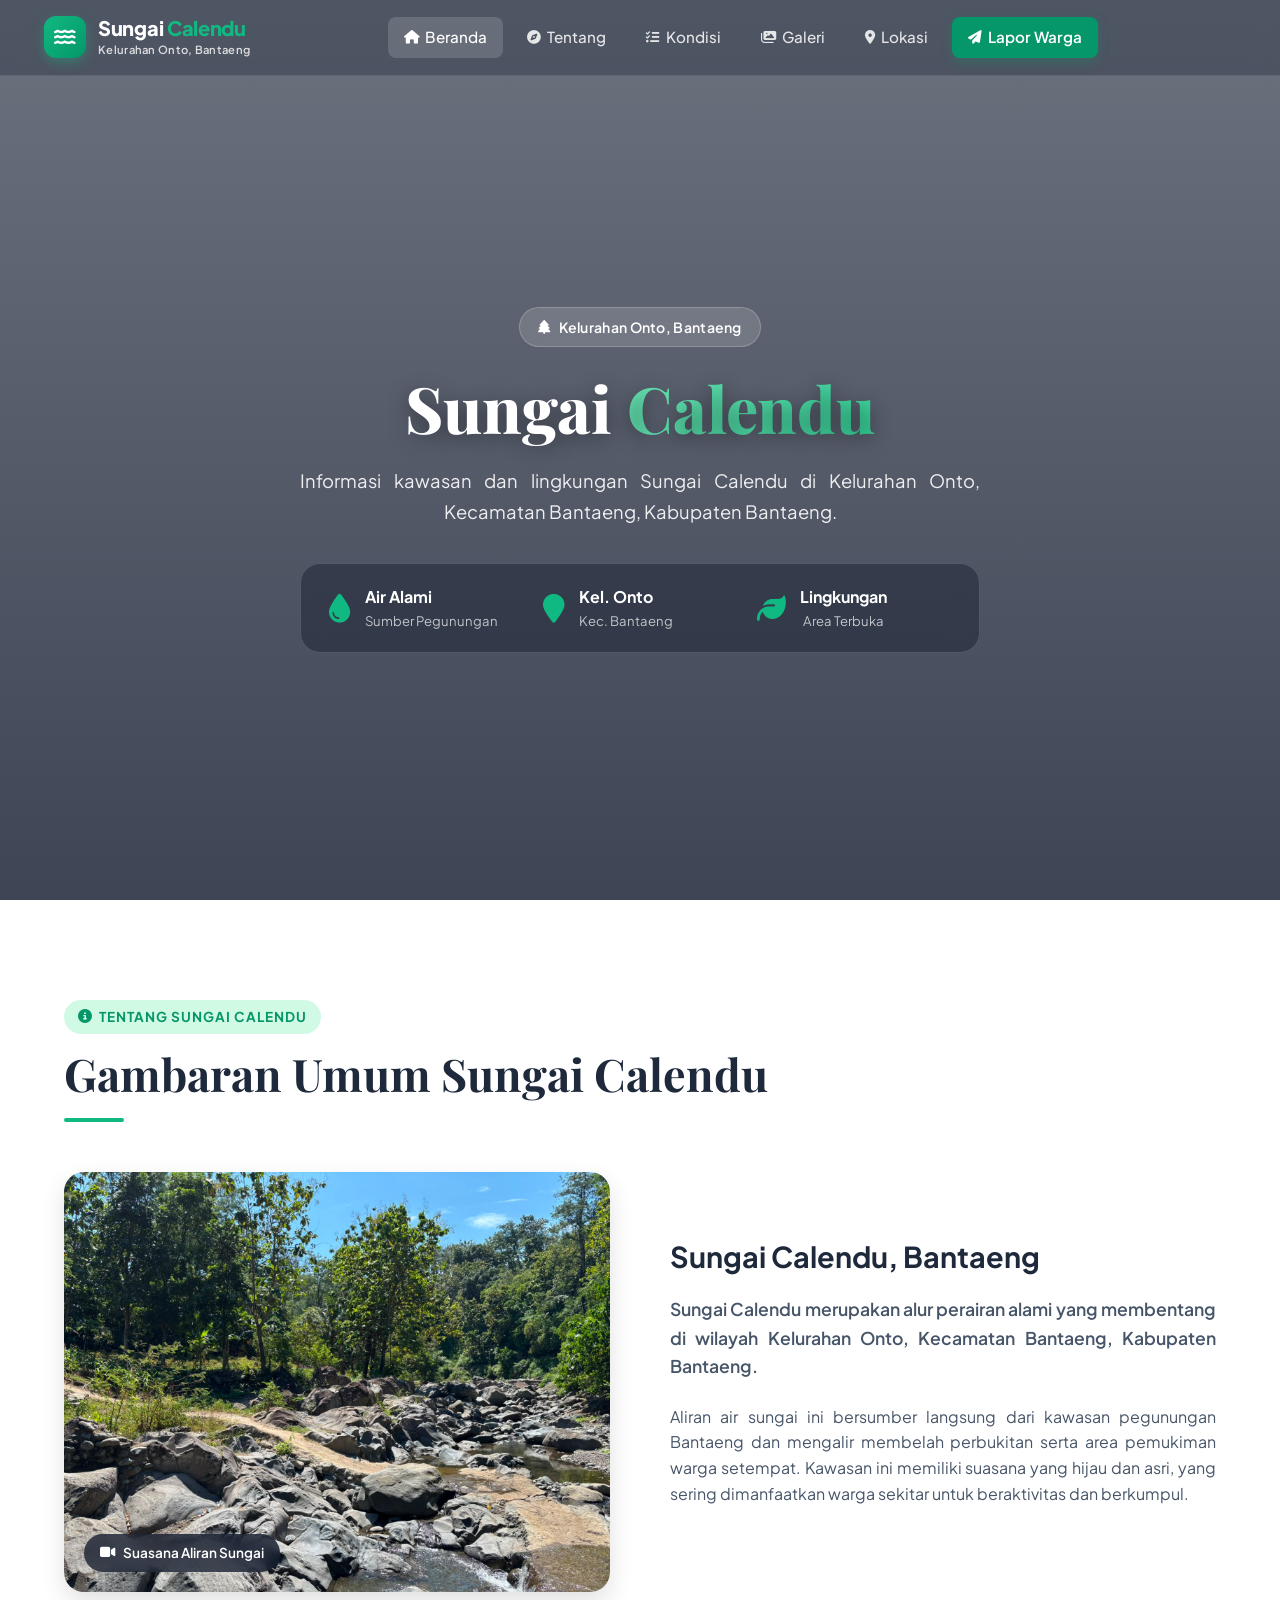
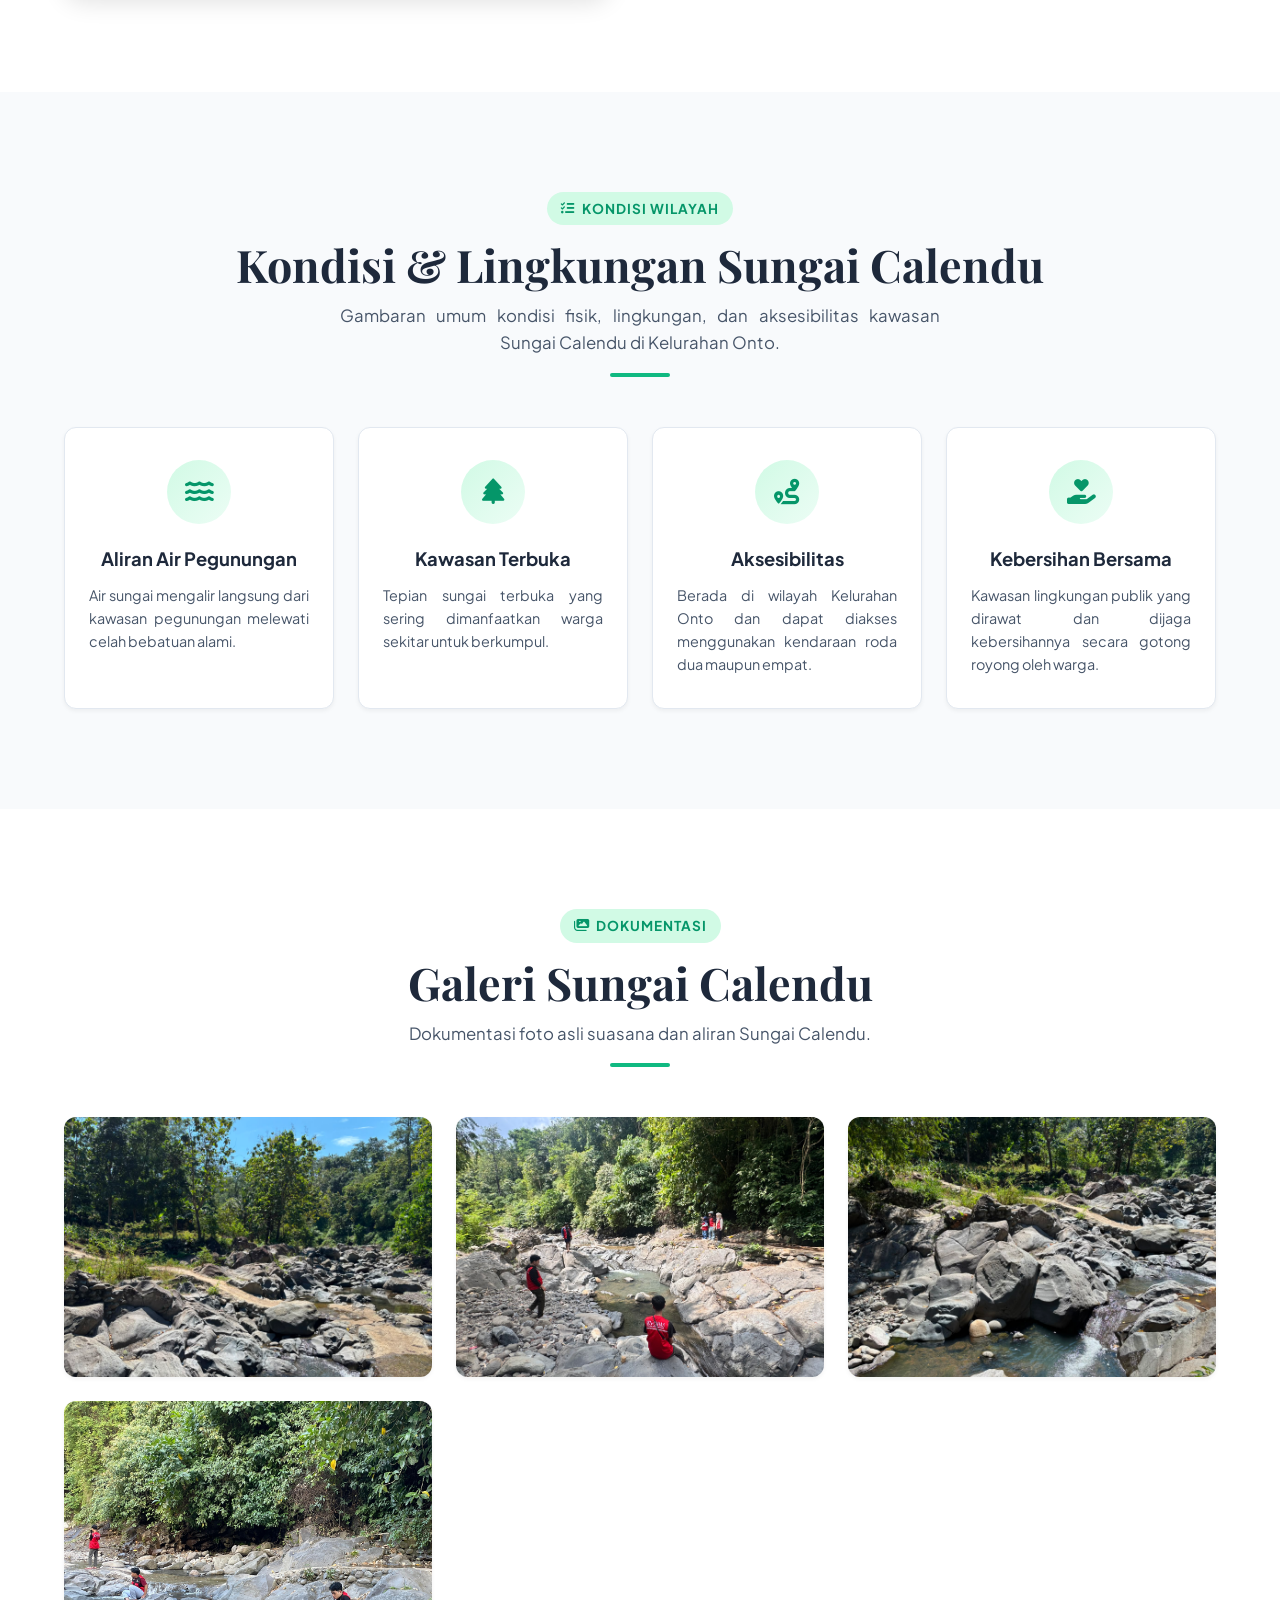
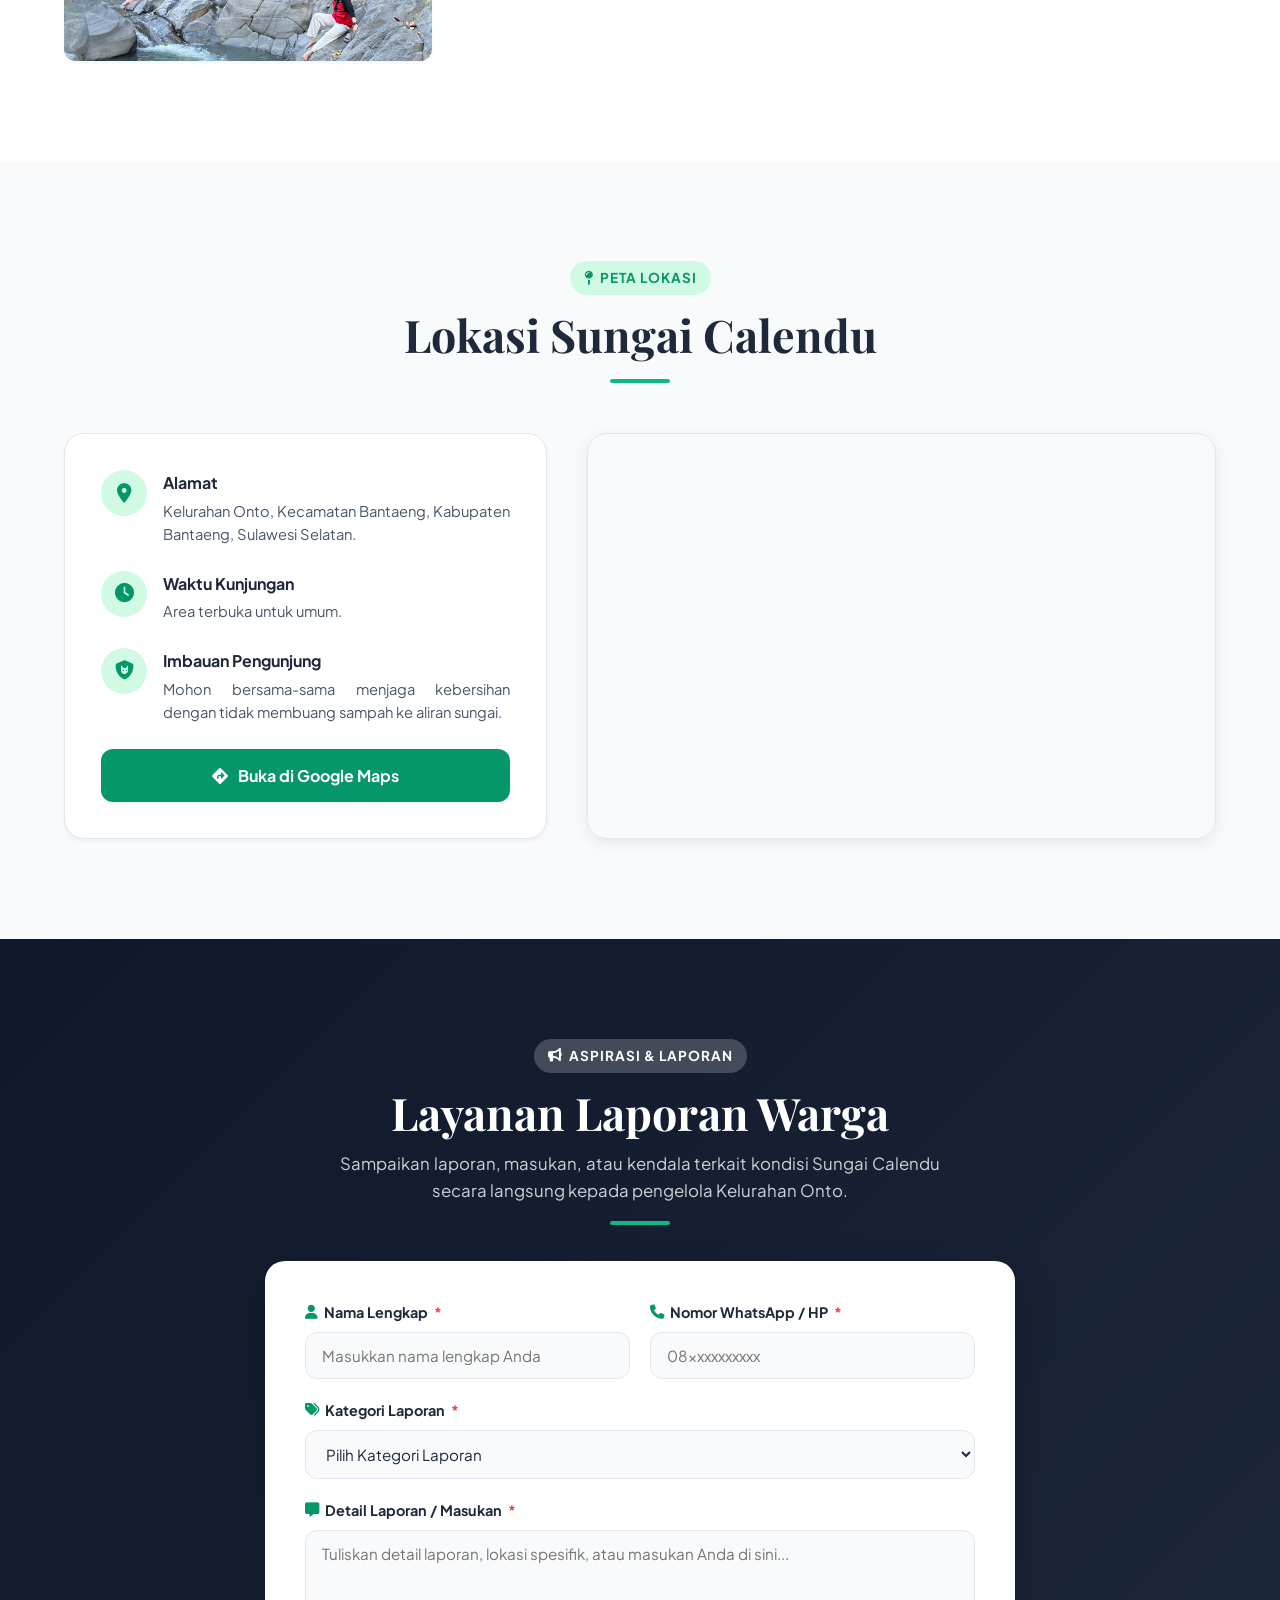
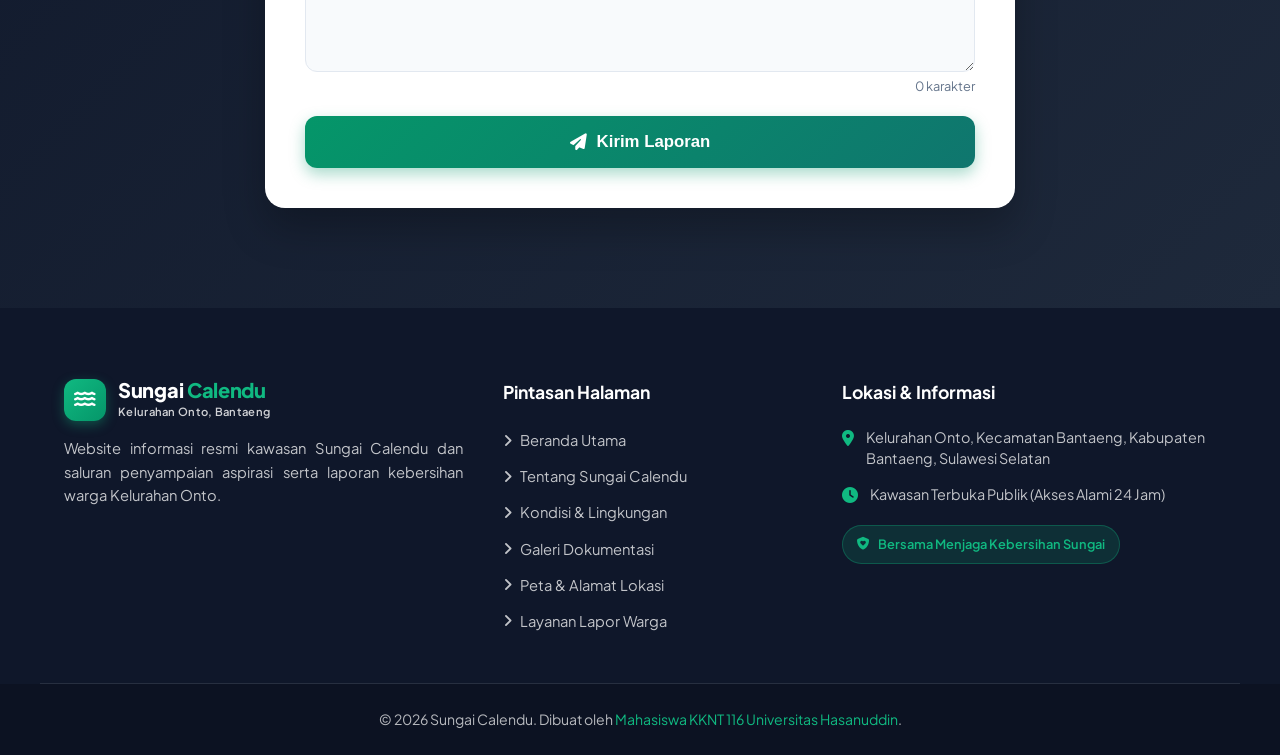
<file: index.html>
<!DOCTYPE html>
<html lang="id">
<head>
    <meta charset="UTF-8">
    <meta name="viewport" content="width=device-width, initial-scale=1.0">
    <title>Sungai Calendu | Kelurahan Onto, Bantaeng</title>
    <meta name="description" content="Informasi resmi dan saluran aspirasi laporan warga untuk kawasan Sungai Calendu, Kelurahan Onto, Kecamatan Bantaeng, Kabupaten Bantaeng.">

    <!-- Google Fonts -->
    <link rel="preconnect" href="https://fonts.googleapis.com">
    <link rel="preconnect" href="https://fonts.gstatic.com" crossorigin>
    <link href="https://fonts.googleapis.com/css2?family=Plus+Jakarta+Sans:wght@300;400;500;600;700;800&family=Playfair+Display:wght@600;700;800&display=swap" rel="stylesheet">
    
    <!-- FontAwesome Icons -->
    <link rel="stylesheet" href="https://cdnjs.cloudflare.com/ajax/libs/font-awesome/6.5.1/css/all.min.css">
    
    <!-- File CSS -->
    <link rel="stylesheet" href="style.css">
</head>
<body>

    <!-- Top Announcement Bar (Dynamic from Admin) -->
    <div id="announcement-bar" class="announcement-bar hidden">
        <div class="container announcement-content">
            <span class="announcement-tag"><i class="fa-solid fa-bullhorn"></i> Pengumuman</span>
            <span id="announcement-text" class="announcement-text"></span>
            <button id="close-announcement" class="close-announcement" aria-label="Tutup Pengumuman">&times;</button>
        </div>
    </div>

    <!-- Navigation Header -->
    <header class="navbar-header" id="navbar-header">
        <div class="nav-container">
            <a href="#beranda" class="logo">
                <div class="logo-icon"><i class="fa-solid fa-water"></i></div>
                <div class="logo-wrapper">
                    <span class="logo-text">Sungai <span>Calendu</span></span>
                    <span class="logo-subtext">Kelurahan Onto, Bantaeng</span>
                </div>
            </a>
            
            <nav class="nav-menu" id="nav-menu">
                <ul class="nav-links">
                    <li><a href="#beranda" class="nav-link active"><i class="fa-solid fa-house"></i> Beranda</a></li>
                    <li><a href="#tentang" class="nav-link"><i class="fa-solid fa-compass"></i> Tentang</a></li>
                    <li><a href="#kondisi" class="nav-link"><i class="fa-solid fa-list-check"></i> Kondisi</a></li>
                    <li><a href="#galeri" class="nav-link"><i class="fa-solid fa-images"></i> Galeri</a></li>
                    <li><a href="#lokasi" class="nav-link"><i class="fa-solid fa-location-dot"></i> Lokasi</a></li>
                    <li><a href="#laporan" class="nav-link btn-nav-lapor"><i class="fa-solid fa-paper-plane"></i> Lapor Warga</a></li>
                </ul>
            </nav>

            <div class="nav-actions">
                <button class="mobile-toggle" id="mobile-toggle" aria-label="Menu Navigasi">
                    <i class="fa-solid fa-bars"></i>
                </button>
            </div>
        </div>
    </header>

    <!-- Hero Section -->
    <section id="beranda" class="hero">
        <!-- Video Background -->
        <video autoplay loop muted playsinline class="video-bg">
            <source src="assets/images/hero-video.mp4" type="video/mp4">
        </video>
        
        <!-- Overlay Dark Gradient -->
        <div class="hero-overlay"></div>

        <div class="hero-content">
            <div class="hero-badge">
                <i class="fa-solid fa-tree"></i> Kelurahan Onto, Bantaeng
            </div>
            <h1>Sungai <span class="highlight-text">Calendu</span></h1>
            <p>Informasi kawasan dan lingkungan Sungai Calendu di Kelurahan Onto, Kecamatan Bantaeng, Kabupaten Bantaeng.</p>

            <!-- Quick Stat Highlights -->
            <div class="hero-stats">
                <div class="stat-item">
                    <i class="fa-solid fa-droplet"></i>
                    <div class="stat-info">
                        <h4>Air Alami</h4>
                        <p>Sumber Pegunungan</p>
                    </div>
                </div>
                <div class="stat-item">
                    <i class="fa-solid fa-location-pin"></i>
                    <div class="stat-info">
                        <h4>Kel. Onto</h4>
                        <p>Kec. Bantaeng</p>
                    </div>
                </div>
                <div class="stat-item">
                    <i class="fa-solid fa-leaf"></i>
                    <div class="stat-info">
                        <h4>Lingkungan</h4>
                        <p>Area Terbuka</p>
                    </div>
                </div>
            </div>
        </div>
    </section>

    <!-- Section Tentang -->
    <section id="tentang" class="section tentang-section">
        <div class="container">
            <div class="section-header">
                <span class="section-tag"><i class="fa-solid fa-circle-info"></i> Tentang Sungai Calendu</span>
                <h2 class="section-title">Gambaran Umum Sungai Calendu</h2>
                <div class="section-divider"></div>
            </div>

            <div class="tentang-grid">
                <div class="tentang-video-wrapper">
                    <video class="tentang-video" autoplay loop muted playsinline poster="assets/images/galeri1.jpg">
                        <source src="assets/images/tentang-sungai.mp4" type="video/mp4">
                    </video>
                    <div class="video-badge"><i class="fa-solid fa-video"></i> Suasana Aliran Sungai</div>
                </div>

                <div class="tentang-info">
                    <h3>Sungai Calendu, Bantaeng</h3>
                    <p class="lead-text">Sungai Calendu merupakan alur perairan alami yang membentang di wilayah Kelurahan Onto, Kecamatan Bantaeng, Kabupaten Bantaeng.</p>
                    <p>Aliran air sungai ini bersumber langsung dari kawasan pegunungan Bantaeng dan mengalir membelah perbukitan serta area pemukiman warga setempat. Kawasan ini memiliki suasana yang hijau dan asri, yang sering dimanfaatkan warga sekitar untuk beraktivitas dan berkumpul.</p>
                </div>
            </div>
        </div>
    </section>

    <!-- Section Kondisi -->
    <section id="kondisi" class="section fasilitas-section">
        <div class="container">
            <div class="section-header text-center">
                <span class="section-tag"><i class="fa-solid fa-list-check"></i> Kondisi Wilayah</span>
                <h2 class="section-title">Kondisi & Lingkungan Sungai Calendu</h2>
                <p class="section-subtitle">Gambaran umum kondisi fisik, lingkungan, dan aksesibilitas kawasan Sungai Calendu di Kelurahan Onto.</p>
                <div class="section-divider center"></div>
            </div>

            <div class="fasilitas-cards">
                <div class="fasilitas-card">
                    <div class="card-icon"><i class="fa-solid fa-water"></i></div>
                    <h3>Aliran Air Pegunungan</h3>
                    <p>Air sungai mengalir langsung dari kawasan pegunungan melewati celah bebatuan alami.</p>
                </div>
                <div class="fasilitas-card">
                    <div class="card-icon"><i class="fa-solid fa-tree"></i></div>
                    <h3>Kawasan Terbuka</h3>
                    <p>Tepian sungai terbuka yang sering dimanfaatkan warga sekitar untuk berkumpul.</p>
                </div>
                <div class="fasilitas-card">
                    <div class="card-icon"><i class="fa-solid fa-route"></i></div>
                    <h3>Aksesibilitas</h3>
                    <p>Berada di wilayah Kelurahan Onto dan dapat diakses menggunakan kendaraan roda dua maupun empat.</p>
                </div>
                <div class="fasilitas-card">
                    <div class="card-icon"><i class="fa-solid fa-hand-holding-heart"></i></div>
                    <h3>Kebersihan Bersama</h3>
                    <p>Kawasan lingkungan publik yang dirawat dan dijaga kebersihannya secara gotong royong oleh warga.</p>
                </div>
            </div>
        </div>
    </section>

    <!-- Section Galeri Pesona -->
    <section id="galeri" class="section galeri-section">
        <div class="container">
            <div class="section-header text-center">
                <span class="section-tag"><i class="fa-solid fa-images"></i> Dokumentasi</span>
                <h2 class="section-title">Galeri Sungai Calendu</h2>
                <p class="section-subtitle">Dokumentasi foto asli suasana dan aliran Sungai Calendu.</p>
                <div class="section-divider center"></div>
            </div>

            <div class="galeri-grid" id="galeri-container">
                <div class="galeri-card" data-src="assets/images/galeri1.jpg">
                    <img src="assets/images/galeri1.jpg" alt="Suasana Alami Sungai Calendu" loading="lazy">
                    <div class="galeri-overlay">
                        <i class="fa-solid fa-magnifying-glass-plus"></i>
                    </div>
                </div>
                <div class="galeri-card" data-src="assets/images/galeri2.jpg">
                    <img src="assets/images/galeri2.jpg" alt="Kejernihan Air Sungai Calendu" loading="lazy">
                    <div class="galeri-overlay">
                        <i class="fa-solid fa-magnifying-glass-plus"></i>
                    </div>
                </div>
                <div class="galeri-card" data-src="assets/images/galeri4.jpg">
                    <img src="assets/images/galeri4.jpg" alt="Aliran & Bebatuan Sungai Calendu" loading="lazy">
                    <div class="galeri-overlay">
                        <i class="fa-solid fa-magnifying-glass-plus"></i>
                    </div>
                </div>
                <div class="galeri-card" data-src="assets/images/galeri6.jpg">
                    <img src="assets/images/galeri6.jpg" alt="Pemandangan Asri Sungai Calendu" loading="lazy">
                    <div class="galeri-overlay">
                        <i class="fa-solid fa-magnifying-glass-plus"></i>
                    </div>
                </div>
            </div>
        </div>
    </section>

    <!-- Lightbox Modal untuk Galeri -->
    <div id="lightbox-modal" class="lightbox-modal">
        <span class="lightbox-close" id="lightbox-close">&times;</span>
        <img class="lightbox-content" id="lightbox-img" alt="Preview Galeri Full">
        <div id="lightbox-caption" class="lightbox-caption"></div>
    </div>

    <!-- Section Lokasi -->
    <section id="lokasi" class="section lokasi-section">
        <div class="container">
            <div class="section-header text-center">
                <span class="section-tag"><i class="fa-solid fa-map-pin"></i> Peta Lokasi</span>
                <h2 class="section-title">Lokasi Sungai Calendu</h2>
                <div class="section-divider center"></div>
            </div>

            <div class="lokasi-grid">
                <div class="lokasi-card-info">
                    <div class="info-item">
                        <div class="info-icon"><i class="fa-solid fa-location-dot"></i></div>
                        <div>
                            <h4>Alamat</h4>
                            <p>Kelurahan Onto, Kecamatan Bantaeng, Kabupaten Bantaeng, Sulawesi Selatan.</p>
                        </div>
                    </div>

                    <div class="info-item">
                        <div class="info-icon"><i class="fa-solid fa-clock"></i></div>
                        <div>
                            <h4>Waktu Kunjungan</h4>
                            <p>Area terbuka untuk umum.</p>
                        </div>
                    </div>

                    <div class="info-item">
                        <div class="info-icon"><i class="fa-solid fa-shield-cat"></i></div>
                        <div>
                            <h4>Imbauan Pengunjung</h4>
                            <p>Mohon bersama-sama menjaga kebersihan dengan tidak membuang sampah ke aliran sungai.</p>
                        </div>
                    </div>

                    <a href="https://maps.google.com/?q=Sungai+Calendu+Bantaeng" target="_blank" class="btn-maps">
                        <i class="fa-solid fa-diamond-turn-right"></i> Buka di Google Maps
                    </a>
                </div>

                <div class="lokasi-map-container">
                    <iframe title="Google Maps Sungai Calendu" src="https://www.google.com/maps/embed?pb=!1m18!1m12!1m3!1d3164.7490686187693!2d119.96092058560387!3d-5.500026466566904!2m3!1f0!2f0!3f0!3m2!1i1024!2i768!4f13.1!3m3!1m2!1s0x2dbeb3002cb5ec47%3A0xc1e4523929e5ecf!2sSungai%20Calendu!5e1!3m2!1sid!2sid!4v1785513860673!5m2!1sid!2sid" allowfullscreen="" loading="lazy" referrerpolicy="strict-origin-when-cross-origin"></iframe>
                </div>
            </div>
        </div>
    </section>

    <!-- Section Laporan Warga -->
    <section id="laporan" class="section laporan-section">
        <div class="container">
            <div class="laporan-wrapper">
                <div class="laporan-header text-center">
                    <span class="section-tag tag-white"><i class="fa-solid fa-bullhorn"></i> Aspirasi & Laporan</span>
                    <h2 class="section-title text-white">Layanan Laporan Warga</h2>
                    <p class="section-subtitle text-white-80">Sampaikan laporan, masukan, atau kendala terkait kondisi Sungai Calendu secara langsung kepada pengelola Kelurahan Onto.</p>
                    <div class="section-divider center"></div>
                </div>

                <div class="form-card">
                    <form id="form-laporan" name="form-laporan" class="laporan-form">
                        <div class="form-row">
                            <div class="input-group">
                                <label for="nama"><i class="fa-solid fa-user"></i> Nama Lengkap <span class="required">*</span></label>
                                <input type="text" id="nama" name="nama" placeholder="Masukkan nama lengkap Anda" required>
                            </div>
                            
                            <div class="input-group">
                                <label for="kontak"><i class="fa-solid fa-phone"></i> Nomor WhatsApp / HP <span class="required">*</span></label>
                                <input type="tel" id="kontak" name="kontak" placeholder="08xxxxxxxxxx" required pattern="^[0-9\+\-\s]{8,16}$" title="Masukkan nomor WhatsApp yang valid (contoh: 08123456789)">
                            </div>
                        </div>

                        <div class="input-group">
                            <label for="kategori"><i class="fa-solid fa-tags"></i> Kategori Laporan <span class="required">*</span></label>
                            <select id="kategori" name="kategori" required>
                                <option value="" disabled selected>Pilih Kategori Laporan</option>
                                <option value="Kebersihan & Sampah">🧹 Kebersihan & Sampah</option>
                                <option value="Saran & Usulan Warga">💡 Saran & Usulan Warga</option>
                                <option value="Lainnya / Umum">❓ Lainnya / Umum</option>
                            </select>
                        </div>

                        <div class="input-group">
                            <label for="pesan"><i class="fa-solid fa-message"></i> Detail Laporan / Masukan <span class="required">*</span></label>
                            <textarea id="pesan" name="pesan" rows="6" placeholder="Tuliskan detail laporan, lokasi spesifik, atau masukan Anda di sini..." required></textarea>
                            <div class="char-count"><span id="char-counter">0</span> karakter</div>
                        </div>

                        <button type="submit" class="btn-submit">
                            <i class="fa-solid fa-paper-plane"></i> <span id="btn-submit-text">Kirim Laporan</span>
                        </button>
                    </form>

                    <div id="pesan-sukses" class="alert-box alert-success hidden">
                        <i class="fa-solid fa-circle-check"></i>
                        <div>
                            <h4>Laporan Berhasil Terkirim!</h4>
                            <p>Terima kasih atas laporan Anda. Data telah diterima oleh pengelola Kelurahan Onto.</p>
                        </div>
                    </div>

                    <div id="pesan-gagal" class="alert-box alert-error hidden">
                        <i class="fa-solid fa-circle-xmark"></i>
                        <div>
                            <h4>Pengiriman Gagal!</h4>
                            <p>Terjadi kesalahan koneksi. Silakan periksa jaringan Anda dan coba kembali.</p>
                        </div>
                    </div>
                </div>
            </div>
        </div>
    </section>

    <!-- Footer -->
    <footer class="footer">
        <div class="container footer-content">
            <div class="footer-brand">
                <div class="logo">
                    <div class="logo-icon"><i class="fa-solid fa-water"></i></div>
                    <div class="logo-wrapper">
                        <span class="logo-text text-white">Sungai <span>Calendu</span></span>
                        <span class="logo-subtext">Kelurahan Onto, Bantaeng</span>
                    </div>
                </div>
                <p>Website informasi resmi kawasan Sungai Calendu dan saluran penyampaian aspirasi serta laporan kebersihan warga Kelurahan Onto.</p>
            </div>

            <div class="footer-links">
                <h4>Pintasan Halaman</h4>
                <ul>
                    <li><a href="#beranda"><i class="fa-solid fa-angle-right"></i> Beranda Utama</a></li>
                    <li><a href="#tentang"><i class="fa-solid fa-angle-right"></i> Tentang Sungai Calendu</a></li>
                    <li><a href="#kondisi"><i class="fa-solid fa-angle-right"></i> Kondisi & Lingkungan</a></li>
                    <li><a href="#galeri"><i class="fa-solid fa-angle-right"></i> Galeri Dokumentasi</a></li>
                    <li><a href="#lokasi"><i class="fa-solid fa-angle-right"></i> Peta & Alamat Lokasi</a></li>
                    <li><a href="#laporan"><i class="fa-solid fa-angle-right"></i> Layanan Lapor Warga</a></li>
                </ul>
            </div>

            <div class="footer-info">
                <h4>Lokasi & Informasi</h4>
                <div class="footer-info-item">
                    <i class="fa-solid fa-location-dot"></i>
                    <span>Kelurahan Onto, Kecamatan Bantaeng, Kabupaten Bantaeng, Sulawesi Selatan</span>
                </div>
                <div class="footer-info-item">
                    <i class="fa-solid fa-clock"></i>
                    <span>Kawasan Terbuka Publik (Akses Alami 24 Jam)</span>
                </div>
                <div class="footer-badge">
                    <i class="fa-solid fa-shield-heart"></i> Bersama Menjaga Kebersihan Sungai
                </div>
            </div>
        </div>

        <div class="footer-bottom">
            <div class="container">
                <p>&copy; 2026 Sungai Calendu. Dibuat oleh <span>Mahasiswa KKNT 116 Universitas Hasanuddin</span>.</p>
            </div>
        </div>
    </footer>

    <!-- File JavaScript -->
    <script src="script.js"></script>
</body>
</html>
</file>
<file: style.css>
/* ==========================================================================
   DESAIN CSS UTAMA - PESONA SUNGAI CALENDU (BANTAENG)
   Modern, Responsive, Clean & Premium Theme
   ========================================================================== */

/* 1. VARIABEL WARNA & DESIGN SYSTEM */
:root {
    --primary-color: #059669;
    --primary-hover: #047857;
    --primary-light: #d1fae5;
    --accent-color: #10b981;
    --secondary-color: #0f766e;
    --dark-bg: #0f172a;
    --dark-surface: #1e293b;
    --light-bg: #f8fafc;
    --card-bg: #ffffff;
    --text-primary: #1e293b;
    --text-secondary: #475569;
    --text-muted: #64748b;
    --border-color: #e2e8f0;
    --shadow-sm: 0 2px 4px rgba(0, 0, 0, 0.05);
    --shadow-md: 0 4px 15px rgba(0, 0, 0, 0.08);
    --shadow-lg: 0 10px 25px rgba(0, 0, 0, 0.12);
    --radius-sm: 8px;
    --radius-md: 12px;
    --radius-lg: 20px;
    --transition: all 0.3s cubic-bezier(0.4, 0, 0.2, 1);
}

/* 2. RESET & GLOBAL STYLES */
* {
    margin: 0;
    padding: 0;
    box-sizing: border-box;
}

html {
    scroll-behavior: smooth;
    font-size: 16px;
}

body {
    font-family: 'Plus Jakarta Sans', -apple-system, BlinkMacSystemFont, sans-serif;
    background-color: var(--light-bg);
    color: var(--text-primary);
    line-height: 1.6;
    overflow-x: hidden;
}

p {
    text-align: justify;
    text-justify: inter-word;
}

.container {
    width: 100%;
    max-width: 1200px;
    margin: 0 auto;
    padding: 0 24px;
}

img {
    max-width: 100%;
    height: auto;
    display: block;
}

/* Custom Scrollbar */
::-webkit-scrollbar {
    width: 10px;
}

::-webkit-scrollbar-track {
    background: #f1f5f9;
}

::-webkit-scrollbar-thumb {
    background: #cbd5e1;
    border-radius: 5px;
}

::-webkit-scrollbar-thumb:hover {
    background: var(--primary-color);
}

/* 3. ANNOUNCEMENT BAR */
.announcement-bar {
    background: linear-gradient(90deg, #059669, #0f766e);
    color: #ffffff;
    padding: 10px 0;
    font-size: 0.9rem;
    font-weight: 500;
    position: relative;
    z-index: 101;
    box-shadow: var(--shadow-sm);
}

.announcement-content {
    display: flex;
    align-items: center;
    justify-content: center;
    gap: 12px;
}

.announcement-tag {
    background: rgba(255, 255, 255, 0.2);
    padding: 3px 10px;
    border-radius: 20px;
    font-size: 0.78rem;
    font-weight: 700;
    text-transform: uppercase;
    letter-spacing: 0.5px;
    display: inline-flex;
    align-items: center;
    gap: 5px;
}

.announcement-text {
    flex-grow: 0;
}

.close-announcement {
    background: transparent;
    border: none;
    color: #ffffff;
    font-size: 1.2rem;
    cursor: pointer;
    margin-left: auto;
    opacity: 0.8;
    transition: var(--transition);
}

.close-announcement:hover {
    opacity: 1;
}

/* 4. NAVBAR HEADER (GLASSMORPHISM) */
.navbar-header {
    position: fixed;
    top: 0;
    left: 0;
    width: 100%;
    z-index: 100;
    transition: var(--transition);
    padding: 16px 0;
    background: rgba(15, 23, 42, 0.3);
    backdrop-filter: blur(12px);
    -webkit-backdrop-filter: blur(12px);
    border-bottom: 1px solid rgba(255, 255, 255, 0.1);
}

.navbar-header.scrolled {
    background: rgba(15, 23, 42, 0.95);
    padding: 12px 0;
    box-shadow: 0 4px 20px rgba(0, 0, 0, 0.2);
}

.nav-container {
    display: flex;
    align-items: center;
    justify-content: space-between;
    max-width: 1240px;
    margin: 0 auto;
    padding: 0 24px;
}

.logo {
    display: flex;
    align-items: center;
    gap: 12px;
    text-decoration: none;
    white-space: nowrap;
}

.logo-icon {
    width: 42px;
    height: 42px;
    background: linear-gradient(135deg, var(--accent-color), var(--primary-color));
    color: #ffffff;
    border-radius: 12px;
    display: flex;
    align-items: center;
    justify-content: center;
    font-size: 1.2rem;
    box-shadow: 0 4px 12px rgba(16, 185, 129, 0.35);
    flex-shrink: 0;
}

.logo-wrapper {
    display: flex;
    flex-direction: column;
    justify-content: center;
}

.logo-text {
    font-size: 1.25rem;
    font-weight: 800;
    color: #ffffff;
    letter-spacing: -0.3px;
    line-height: 1.15;
}

.logo-text span {
    color: var(--accent-color);
}

.logo-subtext {
    font-size: 0.7rem;
    font-weight: 600;
    color: rgba(255, 255, 255, 0.8);
    letter-spacing: 0.3px;
    margin-top: 2px;
}

.nav-menu {
    display: flex;
    align-items: center;
}

.nav-links {
    display: flex;
    align-items: center;
    list-style: none;
    gap: 8px;
}

.nav-link {
    color: rgba(255, 255, 255, 0.85);
    text-decoration: none;
    font-weight: 500;
    font-size: 0.95rem;
    padding: 8px 16px;
    border-radius: var(--radius-sm);
    transition: var(--transition);
    display: flex;
    align-items: center;
    gap: 6px;
}

.nav-link i {
    font-size: 0.85rem;
}

.nav-link:hover, .nav-link.active {
    color: #ffffff;
    background: rgba(255, 255, 255, 0.15);
}

.btn-nav-lapor {
    background: var(--primary-color);
    color: #ffffff !important;
    font-weight: 600;
    box-shadow: 0 4px 12px rgba(5, 150, 105, 0.3);
}

.btn-nav-lapor:hover {
    background: var(--primary-hover) !important;
    transform: translateY(-1px);
}

.nav-actions {
    display: flex;
    align-items: center;
    gap: 12px;
}

.btn-admin-link {
    display: inline-flex;
    align-items: center;
    gap: 6px;
    padding: 8px 14px;
    font-size: 0.85rem;
    font-weight: 600;
    color: rgba(255, 255, 255, 0.9);
    border: 1px solid rgba(255, 255, 255, 0.25);
    border-radius: var(--radius-sm);
    text-decoration: none;
    transition: var(--transition);
}

.btn-admin-link:hover {
    background: rgba(255, 255, 255, 0.2);
    color: #ffffff;
}

.mobile-toggle {
    display: none;
    background: transparent;
    border: none;
    color: #ffffff;
    font-size: 1.4rem;
    cursor: pointer;
    padding: 6px;
}

/* 5. HERO SECTION */
.hero {
    position: relative;
    min-height: 100vh;
    display: flex;
    align-items: center;
    justify-content: center;
    padding: 120px 24px 60px 24px;
    color: #ffffff;
    overflow: hidden;
}

.video-bg {
    position: absolute;
    top: 0;
    left: 0;
    width: 100%;
    height: 100%;
    object-fit: cover;
    z-index: -2;
}

.hero-overlay {
    position: absolute;
    top: 0;
    left: 0;
    width: 100%;
    height: 100%;
    background: linear-gradient(180deg, rgba(15, 23, 42, 0.6) 0%, rgba(15, 23, 42, 0.8) 100%);
    z-index: -1;
}

.hero-content {
    max-width: 850px;
    text-align: center;
    z-index: 1;
    display: flex;
    flex-direction: column;
    align-items: center;
}

.hero-badge {
    display: inline-flex;
    align-items: center;
    gap: 8px;
    background: rgba(255, 255, 255, 0.15);
    backdrop-filter: blur(8px);
    padding: 8px 18px;
    border-radius: 30px;
    font-size: 0.88rem;
    font-weight: 600;
    letter-spacing: 0.3px;
    margin-bottom: 24px;
    border: 1px solid rgba(255, 255, 255, 0.2);
}

.hero-content h1 {
    font-family: 'Playfair Display', serif;
    font-size: clamp(2.5rem, 5vw, 4.2rem);
    font-weight: 800;
    line-height: 1.15;
    margin-bottom: 20px;
    text-shadow: 0 4px 20px rgba(0, 0, 0, 0.4);
}

.highlight-text {
    background: linear-gradient(135deg, #6ee7b7, #34d399);
    -webkit-background-clip: text;
    -webkit-text-fill-color: transparent;
}

.hero-content p {
    font-size: 1.15rem;
    color: rgba(255, 255, 255, 0.9);
    max-width: 680px;
    margin-bottom: 36px;
    line-height: 1.7;
    text-align: justify;
    text-align-last: center;
}

.hero-buttons {
    display: flex;
    gap: 16px;
    flex-wrap: wrap;
    justify-content: center;
    margin-bottom: 48px;
}

.btn-primary {
    display: inline-flex;
    align-items: center;
    gap: 10px;
    padding: 14px 32px;
    background: linear-gradient(135deg, var(--primary-color), var(--secondary-color));
    color: #ffffff;
    text-decoration: none;
    font-weight: 700;
    font-size: 1rem;
    border-radius: 30px;
    box-shadow: 0 8px 20px rgba(5, 150, 105, 0.4);
    transition: var(--transition);
}

.btn-primary:hover {
    transform: translateY(-3px);
    box-shadow: 0 12px 25px rgba(5, 150, 105, 0.5);
}

.btn-secondary {
    display: inline-flex;
    align-items: center;
    gap: 10px;
    padding: 14px 32px;
    background: rgba(255, 255, 255, 0.15);
    backdrop-filter: blur(8px);
    color: #ffffff;
    text-decoration: none;
    font-weight: 600;
    font-size: 1rem;
    border-radius: 30px;
    border: 1px solid rgba(255, 255, 255, 0.3);
    transition: var(--transition);
}

.btn-secondary:hover {
    background: rgba(255, 255, 255, 0.25);
    transform: translateY(-3px);
}

.hero-stats {
    display: grid;
    grid-template-columns: repeat(3, 1fr);
    gap: 20px;
    width: 100%;
    max-width: 750px;
    background: rgba(15, 23, 42, 0.4);
    backdrop-filter: blur(12px);
    padding: 20px 28px;
    border-radius: var(--radius-lg);
    border: 1px solid rgba(255, 255, 255, 0.15);
}

.stat-item {
    display: flex;
    align-items: center;
    gap: 14px;
    text-align: left;
}

.stat-item i {
    font-size: 1.8rem;
    color: var(--accent-color);
}

.stat-info h4 {
    font-size: 1rem;
    font-weight: 700;
    color: #ffffff;
}

.stat-info p {
    font-size: 0.82rem;
    color: rgba(255, 255, 255, 0.7);
    margin-bottom: 0;
}

/* 6. SECTION GENERAL STYLES */
.section {
    padding: 100px 0;
    position: relative;
}

.section-header {
    margin-bottom: 50px;
}

.section-header.text-center {
    text-align: center;
}

.section-tag {
    display: inline-flex;
    align-items: center;
    gap: 6px;
    color: var(--primary-color);
    font-weight: 700;
    font-size: 0.85rem;
    text-transform: uppercase;
    letter-spacing: 1px;
    background: var(--primary-light);
    padding: 6px 14px;
    border-radius: 20px;
    margin-bottom: 12px;
}

.tag-white {
    background: rgba(255, 255, 255, 0.2);
    color: #ffffff;
}

.section-title {
    font-family: 'Playfair Display', serif;
    font-size: clamp(2rem, 3.5vw, 2.8rem);
    font-weight: 700;
    color: var(--text-primary);
    line-height: 1.25;
}

.text-white {
    color: #ffffff !important;
}

.text-white-80 {
    color: rgba(255, 255, 255, 0.8) !important;
}

.section-subtitle {
    font-size: 1.05rem;
    color: var(--text-secondary);
    max-width: 600px;
    margin: 10px auto 0 auto;
    text-align: justify;
    text-align-last: center;
}

.section-divider {
    width: 60px;
    height: 4px;
    background: var(--accent-color);
    border-radius: 2px;
    margin-top: 16px;
}

.section-divider.center {
    margin-left: auto;
    margin-right: auto;
}

/* 7. SECTION TENTANG */
.tentang-section {
    background-color: #ffffff;
}

.tentang-grid {
    display: grid;
    grid-template-columns: 1fr 1fr;
    gap: 60px;
    align-items: center;
}

.tentang-video-wrapper {
    position: relative;
    border-radius: var(--radius-lg);
    overflow: hidden;
    box-shadow: var(--shadow-lg);
}

.tentang-video {
    width: 100%;
    height: 420px;
    object-fit: cover;
    display: block;
}

.video-badge {
    position: absolute;
    bottom: 20px;
    left: 20px;
    background: rgba(15, 23, 42, 0.75);
    backdrop-filter: blur(8px);
    color: #ffffff;
    padding: 8px 16px;
    border-radius: 20px;
    font-size: 0.85rem;
    font-weight: 600;
    display: flex;
    align-items: center;
    gap: 8px;
}

.tentang-info h3 {
    font-size: 1.8rem;
    font-weight: 700;
    color: var(--text-primary);
    margin-bottom: 16px;
}

.lead-text {
    font-size: 1.1rem;
    font-weight: 600;
    color: var(--primary-color);
    margin-bottom: 14px;
}

.tentang-info p {
    color: var(--text-secondary);
    margin-bottom: 24px;
}

.tentang-features {
    display: flex;
    flex-direction: column;
    gap: 16px;

}

.feature-card {
    display: flex;
    align-items: flex-start;
    gap: 16px;
    background: var(--light-bg);
    padding: 16px;
    border-radius: var(--radius-md);
    border: 1px solid var(--border-color);
}

.feature-icon {
    width: 44px;
    height: 44px;
    background: var(--primary-light);
    color: var(--primary-color);
    border-radius: var(--radius-sm);
    display: flex;
    align-items: center;
    justify-content: center;
    font-size: 1.2rem;
    flex-shrink: 0;
}

.feature-card h4 {
    font-size: 1rem;
    font-weight: 700;
    color: var(--text-primary);
    margin-bottom: 4px;
}

.feature-card p {
    font-size: 0.88rem;
    color: var(--text-muted);
    margin-bottom: 0;
}

/* 8. SECTION KONDISI & DAYA TARIK */
.kondisi-section,
.fasilitas-section {
    background-color: var(--light-bg);
}

.fasilitas-cards {
    display: grid;
    grid-template-columns: repeat(4, 1fr);
    gap: 24px;
}

.fasilitas-card {
    background: var(--card-bg);
    padding: 32px 24px;
    border-radius: var(--radius-md);
    border: 1px solid var(--border-color);
    box-shadow: var(--shadow-sm);
    transition: var(--transition);
    text-align: center;
}

.fasilitas-card:hover {
    transform: translateY(-8px);
    box-shadow: var(--shadow-md);
    border-color: var(--primary-light);
}

.card-icon {
    width: 64px;
    height: 64px;
    background: linear-gradient(135deg, var(--primary-light), #ecfdf5);
    color: var(--primary-color);
    border-radius: 50%;
    display: flex;
    align-items: center;
    justify-content: center;
    font-size: 1.6rem;
    margin: 0 auto 20px auto;
    transition: var(--transition);
}

.fasilitas-card:hover .card-icon {
    background: linear-gradient(135deg, var(--primary-color), var(--secondary-color));
    color: #ffffff;
}

.fasilitas-card h3 {
    font-size: 1.15rem;
    font-weight: 700;
    margin-bottom: 10px;
    color: var(--text-primary);
}

.fasilitas-card p {
    font-size: 0.9rem;
    color: var(--text-secondary);
    text-align: justify;
    text-justify: inter-word;
}

/* 9. SECTION GALERI PESONA */
.galeri-section {
    background-color: #ffffff;
}

.galeri-grid {
    display: grid;
    grid-template-columns: repeat(3, 1fr);
    gap: 24px;
}

.galeri-card {
    position: relative;
    border-radius: var(--radius-md);
    overflow: hidden;
    height: 260px;
    box-shadow: var(--shadow-sm);
    cursor: pointer;
}

.galeri-card img {
    width: 100%;
    height: 100%;
    object-fit: cover;
    transition: transform 0.5s cubic-bezier(0.4, 0, 0.2, 1);
}

.galeri-overlay {
    position: absolute;
    top: 0;
    left: 0;
    width: 100%;
    height: 100%;
    background: rgba(15, 23, 42, 0.6);
    display: flex;
    flex-direction: column;
    align-items: center;
    justify-content: center;
    color: #ffffff;
    opacity: 0;
    transition: var(--transition);
    padding: 20px;
}

.galeri-overlay i {
    font-size: 2.2rem;
    color: #ffffff;
    transform: scale(0.8);
    transition: var(--transition);
}

.galeri-card:hover img {
    transform: scale(1.08);
}

.galeri-card:hover .galeri-overlay {
    opacity: 1;
}

.galeri-card:hover .galeri-overlay i {
    transform: scale(1);
}

/* Lightbox Modal */
.lightbox-modal {
    display: none;
    position: fixed;
    z-index: 1000;
    top: 0;
    left: 0;
    width: 100%;
    height: 100%;
    background-color: rgba(15, 23, 42, 0.92);
    backdrop-filter: blur(8px);
    justify-content: center;
    align-items: center;
    flex-direction: column;
    padding: 20px;
}

.lightbox-modal.active {
    display: flex;
}

.lightbox-content {
    max-width: 90%;
    max-height: 80vh;
    border-radius: var(--radius-md);
    box-shadow: var(--shadow-lg);
    object-fit: contain;
}

.lightbox-caption {
    margin-top: 15px;
    color: #ffffff;
    font-size: 1.1rem;
    font-weight: 600;
}

.lightbox-close {
    position: absolute;
    top: 24px;
    right: 36px;
    color: #ffffff;
    font-size: 2.5rem;
    font-weight: bold;
    cursor: pointer;
    transition: var(--transition);
}

.lightbox-close:hover {
    color: var(--accent-color);
}

/* 10. SECTION LOKASI */
.lokasi-section {
    background-color: var(--light-bg);
}

.lokasi-grid {
    display: grid;
    grid-template-columns: 1fr 1.3fr;
    gap: 40px;
    align-items: center;
}

.lokasi-card-info {
    background: var(--card-bg);
    padding: 36px;
    border-radius: var(--radius-lg);
    border: 1px solid var(--border-color);
    box-shadow: var(--shadow-sm);
}

.info-item {
    display: flex;
    gap: 16px;
    margin-bottom: 24px;
}

.info-icon {
    width: 46px;
    height: 46px;
    background: var(--primary-light);
    color: var(--primary-color);
    border-radius: 50%;
    display: flex;
    align-items: center;
    justify-content: center;
    font-size: 1.2rem;
    flex-shrink: 0;
}

.info-item h4 {
    font-size: 1rem;
    font-weight: 700;
    color: var(--text-primary);
    margin-bottom: 4px;
}

.info-item p {
    font-size: 0.92rem;
    color: var(--text-secondary);
    margin-bottom: 0;
}

.btn-maps {
    display: flex;
    align-items: center;
    justify-content: center;
    gap: 10px;
    width: 100%;
    padding: 14px;
    background: var(--primary-color);
    color: #ffffff;
    text-decoration: none;
    font-weight: 700;
    border-radius: var(--radius-md);
    transition: var(--transition);
    box-shadow: var(--shadow-sm);
    margin-top: 10px;
}

.btn-maps:hover {
    background: var(--primary-hover);
    transform: translateY(-2px);
}

.lokasi-map-container {
    height: 100%;
    min-height: 380px;
    border-radius: var(--radius-lg);
    overflow: hidden;
    box-shadow: var(--shadow-md);
    border: 1px solid var(--border-color);
}

.lokasi-map-container iframe {
    width: 100%;
    height: 100%;
    min-height: 380px;
    border: 0;
}

/* 11. SECTION LAPORAN WARGA */
.laporan-section {
    background: linear-gradient(135deg, #0f172a, #1e293b);
    color: #ffffff;
}

.laporan-wrapper {
    max-width: 750px;
    margin: 0 auto;
}

.laporan-header {
    margin-bottom: 36px;
    text-align: center;
    display: flex;
    flex-direction: column;
    align-items: center;
}

.form-card {
    background: #ffffff;
    color: var(--text-primary);
    padding: 40px;
    border-radius: var(--radius-lg);
    box-shadow: 0 20px 40px rgba(0, 0, 0, 0.25);
}

.laporan-form {
    display: flex;
    flex-direction: column;
    gap: 20px;
}

.form-row {
    display: grid;
    grid-template-columns: 1fr 1fr;
    gap: 20px;
}

.input-group {
    display: flex;
    flex-direction: column;
}

.input-group label {
    font-size: 0.9rem;
    font-weight: 700;
    color: var(--text-primary);
    margin-bottom: 8px;
    display: flex;
    align-items: center;
    gap: 6px;
}

.input-group label i {
    color: var(--primary-color);
}

.required {
    color: #ef4444;
}

.optional {
    font-weight: 400;
    color: var(--text-muted);
    font-size: 0.8rem;
}

.input-group input,
.input-group textarea,
.input-group select {
    width: 100%;
    padding: 13px 16px;
    border: 1.5px solid var(--border-color);
    border-radius: var(--radius-md);
    font-size: 0.95rem;
    font-family: inherit;
    color: var(--text-primary);
    background-color: var(--light-bg);
    transition: var(--transition);
}

.input-group input:focus,
.input-group textarea:focus,
.input-group select:focus {
    outline: none;
    border-color: var(--primary-color);
    background-color: #ffffff;
    box-shadow: 0 0 0 4px var(--primary-light);
}

.char-count {
    font-size: 0.8rem;
    color: var(--text-muted);
    text-align: right;
    margin-top: 4px;
}

.btn-submit {
    width: 100%;
    padding: 16px;
    background: linear-gradient(135deg, var(--primary-color), var(--secondary-color));
    color: #ffffff;
    border: none;
    border-radius: var(--radius-md);
    font-size: 1.05rem;
    font-weight: 700;
    cursor: pointer;
    display: flex;
    align-items: center;
    justify-content: center;
    gap: 10px;
    transition: var(--transition);
    box-shadow: 0 6px 15px rgba(5, 150, 105, 0.35);
}

.btn-submit:hover {
    background: linear-gradient(135deg, var(--primary-hover), #0d6efd);
    transform: translateY(-2px);
    box-shadow: 0 8px 20px rgba(5, 150, 105, 0.45);
}

.btn-submit:disabled {
    opacity: 0.7;
    cursor: not-allowed;
    transform: none;
}

.alert-box {
    padding: 18px 20px;
    border-radius: var(--radius-md);
    display: flex;
    gap: 14px;
    align-items: flex-start;
    margin-top: 20px;
}

.alert-box i {
    font-size: 1.6rem;
    flex-shrink: 0;
    margin-top: 2px;
}

.alert-box h4 {
    font-size: 1rem;
    font-weight: 700;
    margin-bottom: 2px;
}

.alert-box p {
    font-size: 0.88rem;
    margin-bottom: 0;
}

.alert-success {
    background-color: #d1fae5;
    color: #065f46;
    border: 1px solid #a7f3d0;
}

.alert-error {
    background-color: #fee2e2;
    color: #991b1b;
    border: 1px solid #fca5a5;
}

.hidden {
    display: none !important;
}

/* 12. FOOTER */
.footer {
    background-color: var(--dark-bg);
    color: #ffffff;
    padding-top: 70px;
}

.footer-content {
    display: grid;
    grid-template-columns: 1.6fr 1.2fr 1.5fr;
    gap: 40px;
    padding-bottom: 50px;
    border-bottom: 1px solid rgba(255, 255, 255, 0.1);
}

.footer-brand p {
    color: rgba(255, 255, 255, 0.75);
    margin-top: 16px;
    font-size: 0.92rem;
    max-width: 400px;
    line-height: 1.6;
}

.footer-links h4,
.footer-info h4 {
    font-size: 1.1rem;
    font-weight: 700;
    margin-bottom: 20px;
    color: #ffffff;
}

.footer-links ul {
    list-style: none;
    display: flex;
    flex-direction: column;
    gap: 10px;
}

.footer-links a {
    color: rgba(255, 255, 255, 0.75);
    text-decoration: none;
    font-size: 0.92rem;
    transition: var(--transition);
    display: inline-flex;
    align-items: center;
    gap: 8px;
}

.footer-links a:hover {
    color: var(--accent-color);
    transform: translateX(4px);
}

.footer-info-item {
    display: flex;
    align-items: flex-start;
    gap: 12px;
    color: rgba(255, 255, 255, 0.75);
    font-size: 0.9rem;
    margin-bottom: 14px;
    line-height: 1.5;
}

.footer-info-item i {
    color: var(--accent-color);
    font-size: 1rem;
    margin-top: 3px;
    flex-shrink: 0;
}

.footer-badge {
    display: inline-flex;
    align-items: center;
    gap: 8px;
    background: rgba(16, 185, 129, 0.15);
    color: var(--accent-color);
    padding: 8px 14px;
    border-radius: 20px;
    font-size: 0.8rem;
    font-weight: 600;
    border: 1px solid rgba(16, 185, 129, 0.3);
    margin-top: 6px;
}

.footer-bottom {
    padding: 24px 0;
    text-align: center;
    background-color: rgba(0, 0, 0, 0.2);
}

.footer-bottom p {
    font-size: 0.88rem;
    color: rgba(255, 255, 255, 0.7);
    text-align: center !important;
    text-align-last: center !important;
    font-weight: 400;
}

.footer-bottom span {
    color: var(--accent-color);
    font-weight: 400;
}

/* 13. RESPONSIVE DESIGN */
@media (max-width: 1024px) {
    .fasilitas-cards {
        grid-template-columns: repeat(2, 1fr);
    }
    .tentang-grid {
        grid-template-columns: 1fr;
        gap: 40px;
    }
    .lokasi-grid {
        grid-template-columns: 1fr;
    }
    .footer-content {
        grid-template-columns: 1fr 1fr;
    }
}

@media (max-width: 768px) {
    .navbar-header {
        padding: 12px 0;
    }
    .mobile-toggle {
        display: block;
    }
    .nav-menu {
        position: fixed;
        top: 65px;
        left: 0;
        width: 100%;
        background: var(--dark-surface);
        padding: 20px;
        box-shadow: var(--shadow-lg);
        transform: translateY(-150%);
        transition: transform 0.4s ease;
    }
    .nav-menu.active {
        transform: translateY(0);
    }
    .nav-links {
        flex-direction: column;
        align-items: stretch;
        gap: 10px;
    }
    .hero-stats {
        grid-template-columns: 1fr;
        gap: 16px;
    }
    .galeri-grid {
        grid-template-columns: repeat(2, 1fr);
    }
    .form-row {
        grid-template-columns: 1fr;
    }
    .footer-content {
        grid-template-columns: 1fr;
        gap: 30px;
    }
}

@media (max-width: 480px) {
    .galeri-grid {
        grid-template-columns: 1fr;
    }
    .hero-content h1 {
        font-size: 2.2rem;
    }
    .fasilitas-cards {
        grid-template-columns: 1fr;
    }
    .form-card {
        padding: 24px 18px;
    }
}
</file>
